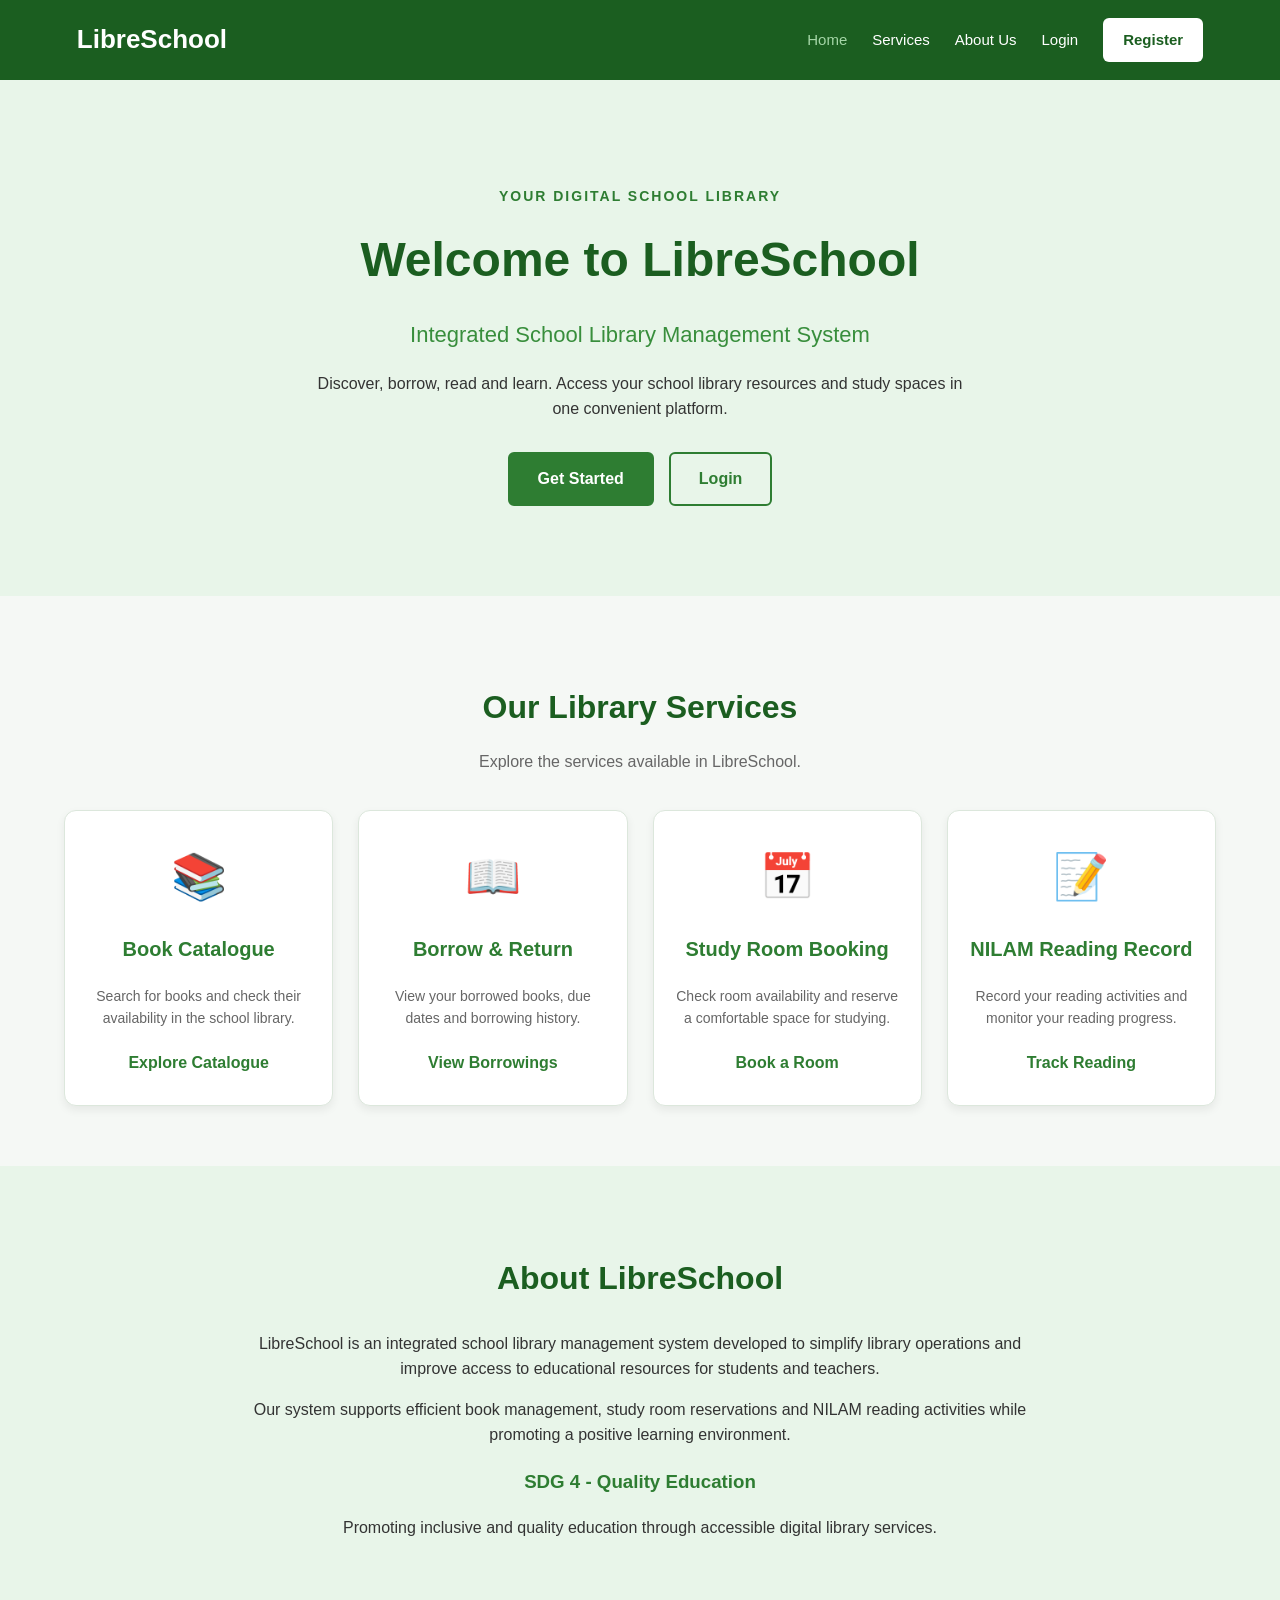
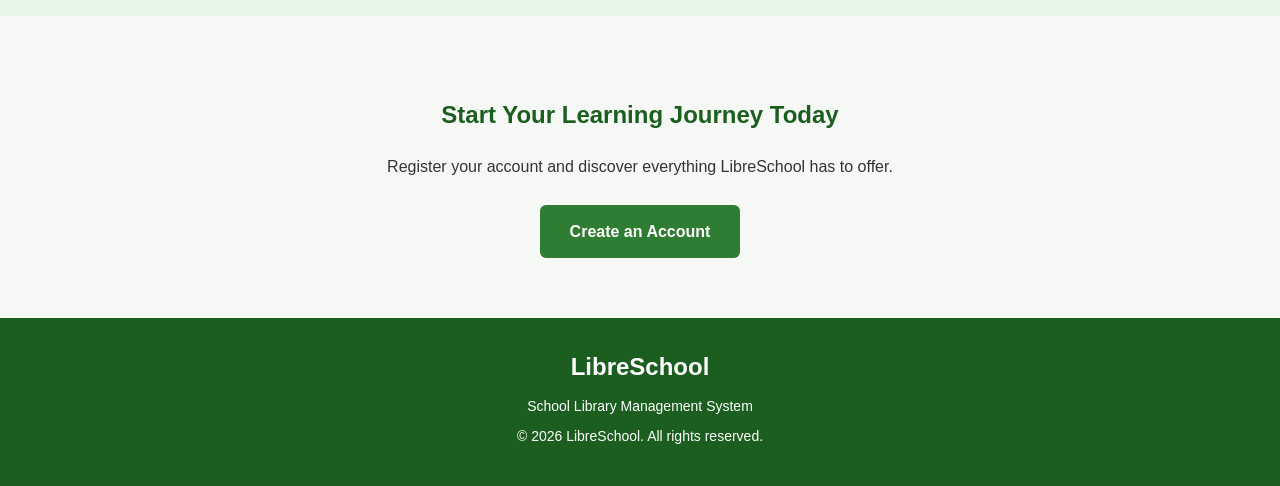
<file: index.html>
<!DOCTYPE html>
<html lang="en">

<head>
    <meta charset="UTF-8">
    <meta name="viewport" content="width=device-width, initial-scale=1.0">

    <title>LibreSchool - Homepage</title>

    <link rel="stylesheet" href="css/style.css">
    <script src="js/main.js" defer></script>
</head>

<body class="homepage">

    <!-- Navigation Bar -->
    <nav class="home-navbar">

        <a href="index.html" class="home-logo">
            LibreSchool
        </a>

        <div class="home-nav-links">
            <a href="index.html" class="active">Home</a>
            <a href="#services">Services</a>
            <a href="#about">About Us</a>
            <a href="login.html">Login</a>
            <a href="register.html" class="home-register-btn">
                Register
            </a>
        </div>

    </nav>


    <!-- Hero Section -->
    <header class="home-hero">

        <p class="home-tagline">
            YOUR DIGITAL SCHOOL LIBRARY
        </p>

        <h1>Welcome to LibreSchool</h1>

        <h2>Integrated School Library Management System</h2>

        <p>
            Discover, borrow, read and learn.
            Access your school library resources and study
            spaces in one convenient platform.
        </p>

        <div class="home-hero-buttons">

            <a href="register.html" class="home-primary-btn">
                Get Started
            </a>

            <a href="login.html" class="home-secondary-btn">
                Login
            </a>

        </div>

    </header>


    <!-- Library Services -->
    <section id="services" class="home-services">

        <h2>Our Library Services</h2>

        <p class="home-section-description">
            Explore the services available in LibreSchool.
        </p>

        <div class="home-service-grid">

            <!-- Book Catalogue -->
            <article class="home-service-card">

                <span class="home-service-icon">📚</span>

                <h3>Book Catalogue</h3>

                <p>
                    Search for books and check their
                    availability in the school library.
                </p>

                <a href="login.html">Explore Catalogue</a>

            </article>


            <!-- Borrowing and Returning -->
            <article class="home-service-card">

                <span class="home-service-icon">📖</span>

                <h3>Borrow & Return</h3>

                <p>
                    View your borrowed books, due dates
                    and borrowing history.
                </p>

                <a href="login.html">View Borrowings</a>

            </article>


            <!-- Study Room Booking -->
            <article class="home-service-card">

                <span class="home-service-icon">📅</span>

                <h3>Study Room Booking</h3>

                <p>
                    Check room availability and reserve
                    a comfortable space for studying.
                </p>

                <a href="login.html">Book a Room</a>

            </article>


            <!-- NILAM -->
            <article class="home-service-card">

                <span class="home-service-icon">📝</span>

                <h3>NILAM Reading Record</h3>

                <p>
                    Record your reading activities and
                    monitor your reading progress.
                </p>

                <a href="login.html">Track Reading</a>

            </article>

        </div>

    </section>


    <!-- About LibreSchool -->
    <section id="about" class="home-about">

        <h2>About LibreSchool</h2>

        <p>
            LibreSchool is an integrated school library
            management system developed to simplify library
            operations and improve access to educational
            resources for students and teachers.
        </p>

        <p>
            Our system supports efficient book management,
            study room reservations and NILAM reading
            activities while promoting a positive
            learning environment.
        </p>

        <h3>SDG 4 - Quality Education</h3>

        <p>
            Promoting inclusive and quality education
            through accessible digital library services.
        </p>

    </section>


    <!-- Call to Action -->
    <section class="home-cta">

        <h2>Start Your Learning Journey Today</h2>

        <p>
            Register your account and discover everything
            LibreSchool has to offer.
        </p>

        <a href="register.html" class="home-primary-btn">
            Create an Account
        </a>

    </section>


    <!-- Footer -->
    <footer class="home-footer">

        <h3>LibreSchool</h3>

        <p>School Library Management System</p>

        <p>
            &copy; <span id="home-year">2026</span>
            LibreSchool. All rights reserved.
        </p>

    </footer>

</body>
</html>
</file>
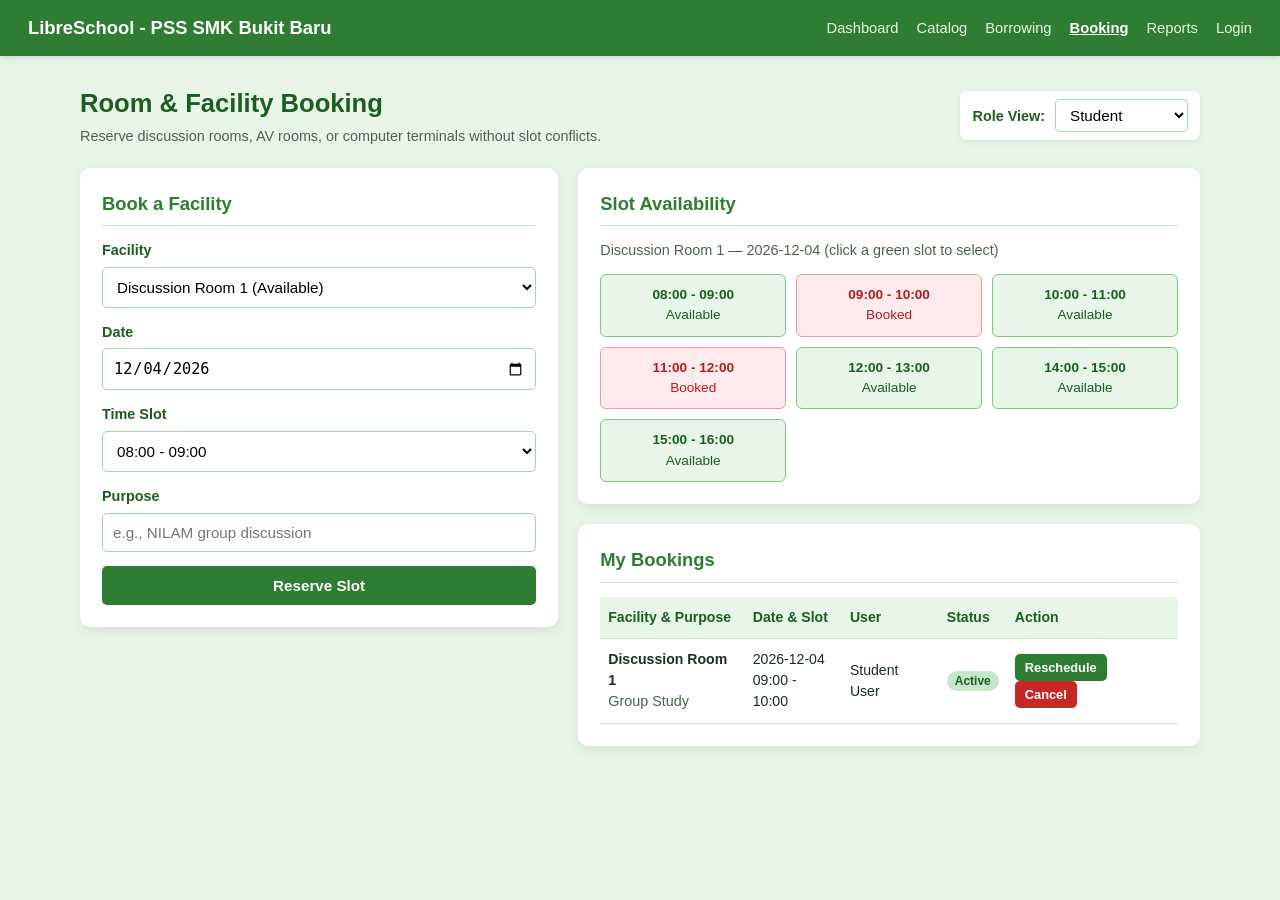
<file: booking.html>
<!DOCTYPE html>
<html lang="en">
<head>
    <meta charset="UTF-8">
    <meta name="viewport" content="width=device-width, initial-scale=1.0">
    <title>LibreSchool - Room & Facility Booking</title>
    <link rel="stylesheet" href="css/booking.css">
</head>
<body>

    <header class="topbar">
        <div class="brand">LibreSchool - PSS SMK Bukit Baru</div>
        <nav class="nav-links">
            <a href="dashboard.html">Dashboard</a>
            <a href="catalog.html">Catalog</a>
            <a href="borrowing.html">Borrowing</a>
            <a href="booking.html" class="active">Booking</a>
            <a href="reports.html">Reports</a>
            <a href="login.html">Login</a>
        </nav>
    </header>

    <main class="container">
        <div class="header-row">
            <div>
                <h1>Room & Facility Booking</h1>
                <p class="muted">Reserve discussion rooms, AV rooms, or computer terminals without slot conflicts.</p>
            </div>

            <div class="role-box">
                <label for="roleSelect" class="inline-label">Role View:</label>
                <select id="roleSelect" class="role-select">
                    <option value="STUDENT">Student</option>
                    <option value="TEACHER">Teacher</option>
                    <option value="GPM">Admin / GPM</option>
                </select>
            </div>
        </div>

        <div id="alertBox" class="alert" role="alert"></div>

        <div class="grid">
            <div>
                <div class="card">
                    <h2 id="formHeading">Book a Facility</h2>
                    <form id="bookingForm">
                        <input type="hidden" id="editId" value="">

                        <div class="form-group">
                            <label for="facilitySelect">Facility</label>
                            <select id="facilitySelect" required></select>
                        </div>

                        <div class="form-group">
                            <label for="dateInput">Date</label>
                            <input type="date" id="dateInput" required>
                        </div>

                        <div class="form-group">
                            <label for="slotSelect">Time Slot</label>
                            <select id="slotSelect" required></select>
                        </div>

                        <div class="form-group">
                            <label for="purposeInput">Purpose</label>
                            <input type="text" id="purposeInput" placeholder="e.g., NILAM group discussion" required>
                        </div>

                        <button type="submit" id="submitBtn" class="btn-full">Reserve Slot</button>
                        <button type="button" id="cancelEditBtn" class="btn-full btn-secondary hidden">Cancel Reschedule</button>
                    </form>
                </div>

                <div id="gpmPanel" class="card hidden">
                    <h2>GPM Facility Setup</h2>
                    <p class="muted mb-10">Enable or set facilities to maintenance.</p>
                    <div id="facilityStatusList"></div>
                </div>
            </div>

            <div>
                <div class="card">
                    <h2>Slot Availability</h2>
                    <p class="muted" id="scheduleSubtitle"></p>
                    <div id="slotGrid" class="slot-grid"></div>
                </div>

                <div class="card">
                    <h2 id="tableHeading">My Bookings</h2>
                    <div class="table-wrapper">
                        <table>
                            <thead>
                                <tr>
                                    <th>Facility & Purpose</th>
                                    <th>Date & Slot</th>
                                    <th>User</th>
                                    <th>Status</th>
                                    <th>Action</th>
                                </tr>
                            </thead>
                            <tbody id="bookingsBody"></tbody>
                        </table>
                    </div>
                </div>
            </div>
        </div>
    </main>

    <script src="js/booking.js"></script>
</body>
</html>
</file>
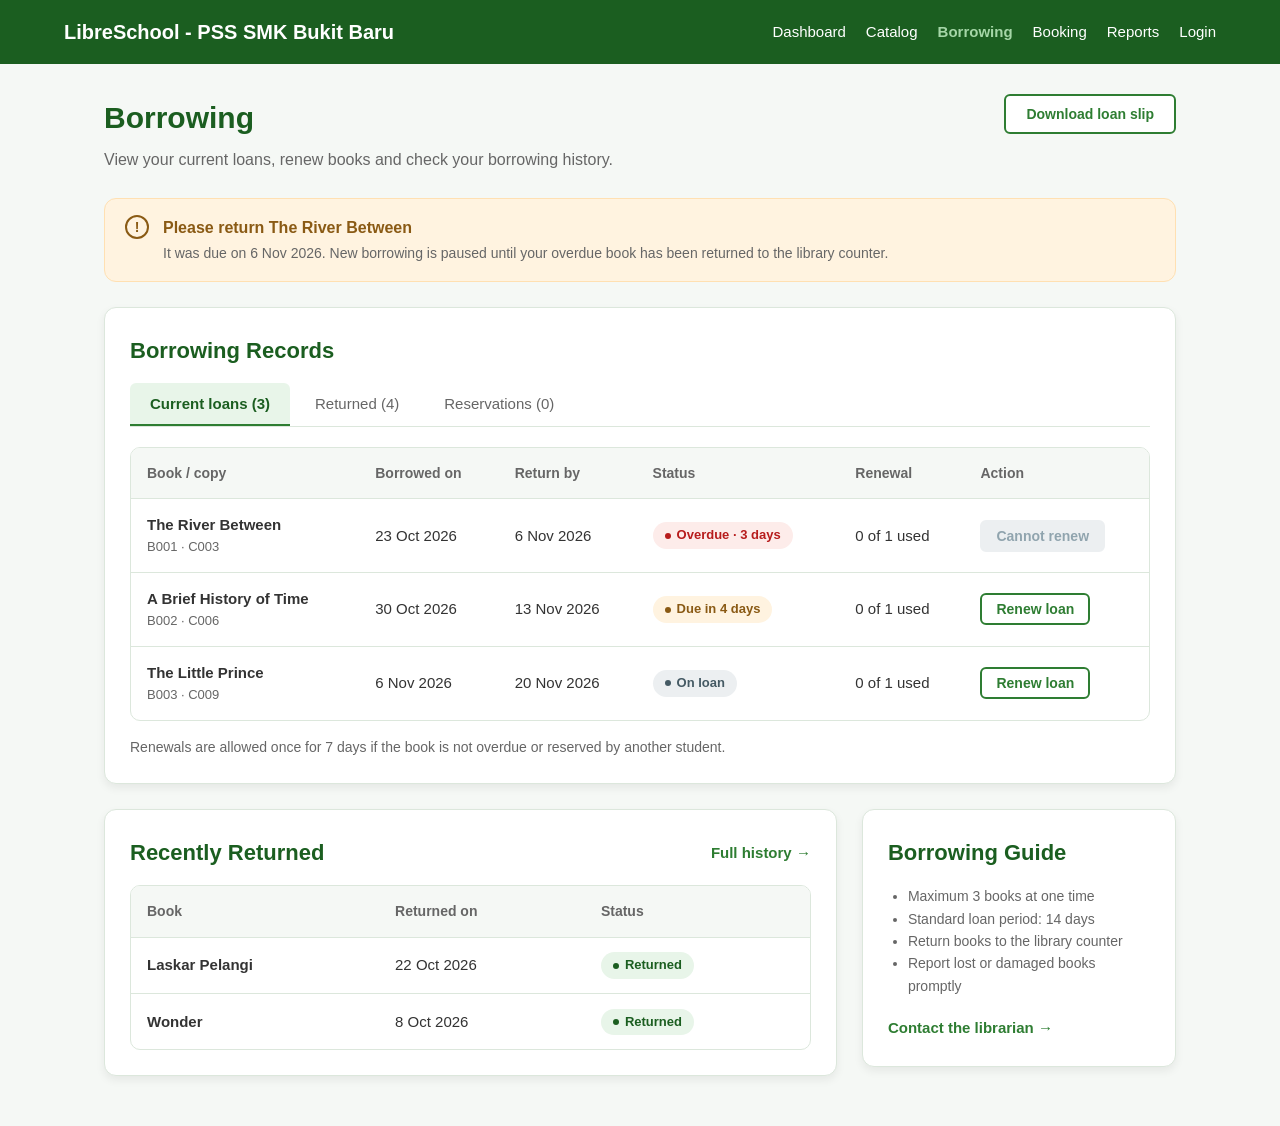
<file: borrowing.html>
<!DOCTYPE html>
<html lang="en">
<head>
    <meta charset="UTF-8">
    <meta name="viewport" content="width=device-width, initial-scale=1.0">
    <title>LibreSchool - Borrowing</title>
    <link rel="stylesheet" href="css/borrowing.css">
</head>
<body>

    <header class="topbar">
        <div class="brand">LibreSchool - PSS SMK Bukit Baru</div>
        <nav class="nav-links">
            <a href="dashboard.html">Dashboard</a>
            <a href="catalog.html">Catalog</a>
            <a href="borrowing.html" class="active">Borrowing</a>
            <a href="booking.html">Booking</a>
            <a href="reports.html">Reports</a>
            <a href="login.html">Login</a>
        </nav>
    </header>

    <main class="container">
        <div class="header-row">
            <div>
                <h1>Borrowing</h1>
                <p class="muted">View your current loans, renew books and check your borrowing history.</p>
            </div>

            <button type="button" id="slipBtn" class="btn-secondary">Download loan slip</button>
        </div>

        <!-- Overdue banner (dipaparkan oleh JavaScript bila ada buku lewat) -->
        <div id="overdueBanner" class="overdue-banner hidden" role="alert">
            <span class="banner-icon" aria-hidden="true">!</span>
            <div>
                <strong id="bannerTitle"></strong>
                <p id="bannerText"></p>
            </div>
        </div>

        <!-- Mesej selepas tindakan (contoh: renew berjaya) -->
        <div id="alertBox" class="alert hidden" role="alert"></div>

        <div class="card">
            <h2>Borrowing Records</h2>

            <div class="tabs" role="tablist">
                <button type="button" class="tab active" role="tab" data-tab="current" aria-selected="true">
                    Current loans <span id="tabCurrent"></span>
                </button>
                <button type="button" class="tab" role="tab" data-tab="returned" aria-selected="false">
                    Returned <span id="tabReturned"></span>
                </button>
                <button type="button" class="tab" role="tab" data-tab="reservations" aria-selected="false">
                    Reservations <span id="tabReservations"></span>
                </button>
            </div>

            <div id="recordsWrap" class="table-wrapper">
                <table>
                    <thead id="recordsHead"></thead>
                    <tbody id="recordsBody"></tbody>
                </table>
            </div>

            <p id="recordsEmpty" class="muted hidden">No reservations yet.</p>

            <p id="recordsNote" class="muted note">
                Renewals are allowed once for 7 days if the book is not overdue or reserved by another student.
            </p>
        </div>

        <div class="bottom-grid">
            <div class="card">
                <div class="card-head">
                    <h2>Recently Returned</h2>
                    <button type="button" id="fullHistoryBtn" class="link-btn">Full history &rarr;</button>
                </div>

                <div class="table-wrapper">
                    <table>
                        <thead>
                            <tr>
                                <th>Book</th>
                                <th>Returned on</th>
                                <th>Status</th>
                            </tr>
                        </thead>
                        <tbody id="recentBody"></tbody>
                    </table>
                </div>
            </div>

            <div class="card">
                <h2>Borrowing Guide</h2>
                <ul class="guide-list">
                    <li>Maximum 3 books at one time</li>
                    <li>Standard loan period: 14 days</li>
                    <li>Return books to the library counter</li>
                    <li>Report lost or damaged books promptly</li>
                </ul>
                <a href="#" class="link-btn">Contact the librarian &rarr;</a>
            </div>
        </div>
    </main>

    <script src="js/borrowing.js"></script>
</body>
</html>
</file>
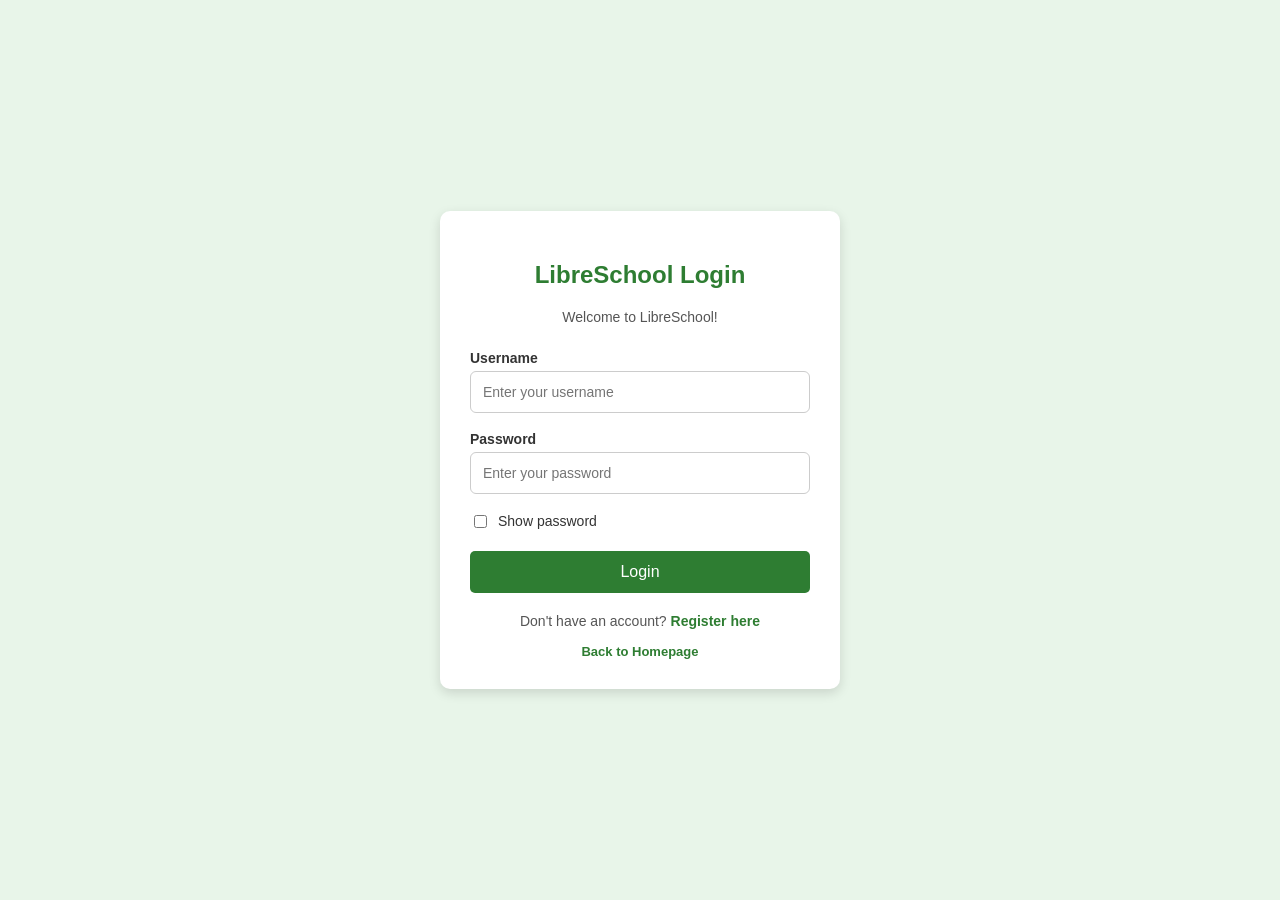
<file: login.html>
<!DOCTYPE html>
<html lang="en">

<head>
    <meta charset="UTF-8">
    <meta name="viewport" content="width=device-width, initial-scale=1.0">

    <title>LibreSchool - Login</title>

    <link rel="stylesheet" href="css/login.css">
    <script src="js/login.js" defer></script>
</head>

<body>

    <div class="login-box">

        <h2>LibreSchool Login</h2>

        <p>Welcome to LibreSchool!</p>

        <form id="loginForm" method="post">

            <!-- Username -->
            <label for="username">Username</label>

            <input type="text"
                   id="username"
                   name="username"
                   placeholder="Enter your username"
                   autocomplete="username"
                   required>

            <!-- Password -->
            <label for="password">Password</label>

            <input type="password"
                   id="password"
                   name="password"
                   placeholder="Enter your password"
                   autocomplete="current-password"
                   required>

            <!-- Show Password -->
            <div class="show-password">

                <input type="checkbox" id="showPassword">

                <label for="showPassword">
                    Show password
                </label>

            </div>

            <!-- Login Button -->
            <button type="submit">Login</button>

            <!-- Validation Message -->
            <p id="message" aria-live="polite"></p>

        </form>

        <!-- Registration Link -->
        <p class="register-link">
            Don't have an account?
            <a href="register.html">Register here</a>
        </p>

        <!-- Homepage Link -->
        <a href="index.html" class="home-link">
            Back to Homepage
        </a>

    </div>

</body>
</html>
</file>
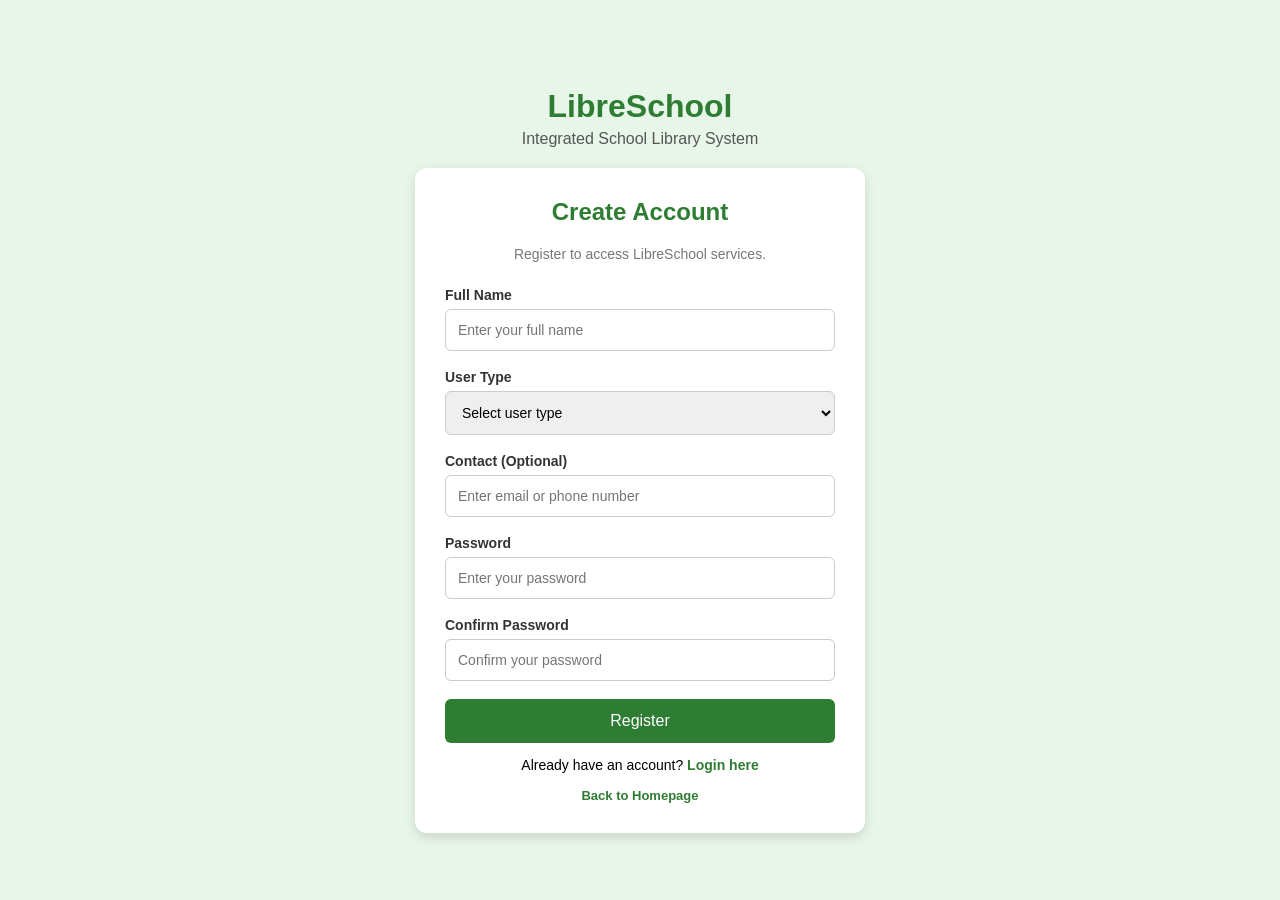
<file: register.html>
<!DOCTYPE html>
<html lang="en">
<head>
    <meta charset="UTF-8">
    <meta name="viewport" content="width=device-width, initial-scale=1.0">
    <title>LibreSchool - Registration</title>

    <link rel="stylesheet" href="css/register.css">
    <script src="js/register.js" defer></script>
</head>

<body>

    <div class="register-container">

        <div class="header">
            <h1>LibreSchool</h1>
            <p>Integrated School Library System</p>
        </div>

        <div class="register-box">

            <h2>Create Account</h2>
            <p class="subtitle">
                Register to access LibreSchool services.
            </p>

            <form id="registerForm" method="post">

                <!-- Full Name -->
                <label for="name">Full Name</label>
                <input type="text" id="name" name="name"
                    placeholder="Enter your full name"
                    maxlength="100" required>

                <!-- User Type -->
                <label for="userType">User Type</label>
                <select id="userType" name="user_type" required>
                    <option value="">Select user type</option>
                    <option value="Student">Student</option>
                    <option value="Teacher">Teacher</option>
                </select>

                <!-- Contact -->
                <label for="contact">Contact (Optional)</label>
                <input type="text" id="contact" name="contact"
                    placeholder="Enter email or phone number"
                    maxlength="100">

                <!-- Password -->
                <label for="password">Password</label>
                <input type="password" id="password" name="password"
                    placeholder="Enter your password"
                    minlength="8" required>

                <!-- Confirm Password -->
                <label for="confirmPassword">Confirm Password</label>
                <input type="password" id="confirmPassword"
                    placeholder="Confirm your password" required>

                <!-- Register Button -->
                <button type="submit">Register</button>

                <!-- Validation Message -->
                <p id="message" aria-live="polite"></p>

            </form>

            <p class="login-link">
                Already have an account?
                <a href="login.html">Login here</a>
            </p>

            <a class="home-link" href="index.html">
                Back to Homepage
            </a>

        </div>

    </div>

</body>
</html>
</file>
<file: css/style.css>
/* ==============================
   LIBRESCHOOL HOMEPAGE
   ============================== */

.homepage,
.homepage * {
    box-sizing: border-box;
}

html {
    scroll-behavior: smooth;
}

.homepage {
    margin: 0;
    font-family: Arial, sans-serif;
    background-color: #f5f8f5;
    color: #333;
    line-height: 1.6;
}


/* ==============================
   NAVIGATION BAR
   ============================== */

.home-navbar {
    background-color: #1b5e20;
    padding: 18px 6%;
    display: flex;
    justify-content: space-between;
    align-items: center;
    flex-wrap: wrap;
    gap: 20px;
}

.home-logo {
    color: white;
    font-size: 26px;
    font-weight: bold;
    text-decoration: none;
}

.home-nav-links {
    display: flex;
    align-items: center;
    flex-wrap: wrap;
    gap: 25px;
}

.home-nav-links a {
    color: white;
    text-decoration: none;
    font-size: 15px;
}

.home-nav-links a:hover,
.home-nav-links a.active {
    color: #a5d6a7;
}

.home-nav-links .home-register-btn {
    background-color: white;
    color: #1b5e20;
    padding: 10px 20px;
    border-radius: 6px;
    font-weight: bold;
}

.home-nav-links .home-register-btn:hover {
    background-color: #c8e6c9;
    color: #1b5e20;
}


/* ==============================
   HERO SECTION
   ============================== */

.home-hero {
    background-color: #e8f5e9;
    padding: 90px 20px;
    text-align: center;
}

.home-tagline {
    color: #2e7d32;
    font-size: 14px;
    font-weight: bold;
    letter-spacing: 2px;
}

.home-hero h1 {
    color: #1b5e20;
    font-size: 48px;
    margin: 10px 0;
}

.home-hero h2 {
    color: #388e3c;
    font-size: 22px;
    font-weight: normal;
}

.home-hero p {
    max-width: 650px;
    margin: 15px auto;
}

.home-hero-buttons {
    display: flex;
    justify-content: center;
    flex-wrap: wrap;
    gap: 15px;
    margin-top: 30px;
}


/* ==============================
   BUTTONS
   ============================== */

.home-primary-btn,
.home-secondary-btn {
    display: inline-block;
    padding: 12px 28px;
    border-radius: 6px;
    font-weight: bold;
    text-decoration: none;
    transition: 0.3s;
}

.home-primary-btn {
    background-color: #2e7d32;
    color: white;
    border: 2px solid #2e7d32;
}

.home-primary-btn:hover {
    background-color: #1b5e20;
}

.home-secondary-btn {
    background-color: transparent;
    color: #2e7d32;
    border: 2px solid #2e7d32;
}

.home-secondary-btn:hover {
    background-color: #2e7d32;
    color: white;
}


/* ==============================
   LIBRARY SERVICES
   ============================== */

.home-services {
    max-width: 1400px;
    margin: auto;
    padding: 60px 5%;
    text-align: center;
}

.home-services h2 {
    font-size: 32px;
    color: #1b5e20;
    margin-bottom: 5px;
}

.home-section-description {
    color: #666;
    margin-bottom: 35px;
}

.home-service-grid {
    display: grid;
    grid-template-columns: repeat(4, 1fr);
    gap: 25px;
}

.home-service-card {
    background-color: white;
    padding: 30px 20px;
    border: 1px solid #dce7dc;
    border-radius: 12px;
    box-shadow: 0 4px 10px #0001;
    transition: 0.3s;
}

.home-service-card:hover {
    transform: translateY(-5px);
    box-shadow: 0 8px 20px #0002;
}

.home-service-icon {
    font-size: 45px;
}

.home-service-card h3 {
    color: #2e7d32;
    font-size: 20px;
}

.home-service-card p {
    color: #666;
    font-size: 14px;
    margin-bottom: 20px;
}

.home-service-card a {
    color: #2e7d32;
    font-weight: bold;
    text-decoration: none;
}

.home-service-card a:hover {
    text-decoration: underline;
}


/* ==============================
   ABOUT SECTION
   ============================== */

.home-about {
    background-color: #e8f5e9;
    padding: 60px 20px;
    text-align: center;
}

.home-about h2 {
    color: #1b5e20;
    font-size: 32px;
}

.home-about h3 {
    color: #2e7d32;
}

.home-about p {
    max-width: 800px;
    margin: 15px auto;
}


/* ==============================
   CALL TO ACTION
   ============================== */

.home-cta {
    padding: 60px 20px;
    text-align: center;
}

.home-cta h2 {
    color: #1b5e20;
}

.home-cta p {
    margin-bottom: 25px;
}


/* ==============================
   FOOTER
   ============================== */

.home-footer {
    background-color: #1b5e20;
    color: white;
    padding: 30px 20px;
    text-align: center;
}

.home-footer h3 {
    font-size: 24px;
    margin: 0;
}

.home-footer p {
    font-size: 14px;
    margin: 8px 0;
}


/* ==============================
   RESPONSIVE DESIGN
   ============================== */

@media screen and (max-width: 1000px) {

    .home-service-grid {
        grid-template-columns: repeat(2, 1fr);
    }

}

@media screen and (max-width: 600px) {

    .home-navbar {
        flex-direction: column;
    }

    .home-nav-links {
        justify-content: center;
        gap: 15px;
    }

    .home-hero {
        padding: 50px 20px;
    }

    .home-hero h1 {
        font-size: 32px;
    }

    .home-hero h2 {
        font-size: 18px;
    }

    .home-service-grid {
        grid-template-columns: 1fr;
    }

}
</file>
<file: css/booking.css>
body {
    font-family: Arial, sans-serif;
    background-color: #e8f5e9;
    color: #1b2e1e;
    margin: 0;
    padding: 0;
    line-height: 1.5;
}

/* Green Theme Topbar */
.topbar {
    background-color: #2e7d32;
    color: white;
    padding: 14px 28px;
    display: flex;
    justify-content: space-between;
    align-items: center;
    flex-wrap: wrap;
    gap: 12px;
    box-shadow: 0 2px 6px rgba(0, 0, 0, 0.12);
}

.brand {
    font-size: 1.15rem;
    font-weight: bold;
}

.nav-links {
    display: flex;
    gap: 18px;
    flex-wrap: wrap;
}

.nav-links a {
    color: #e8f5e9;
    text-decoration: none;
    font-size: 0.92rem;
}

.nav-links a:hover,
.nav-links a.active {
    color: white;
    font-weight: bold;
    text-decoration: underline;
}

.container {
    max-width: 1120px;
    margin: 28px auto;
    padding: 0 18px;
}

.header-row {
    display: flex;
    justify-content: space-between;
    align-items: center;
    flex-wrap: wrap;
    gap: 12px;
    margin-bottom: 20px;
}

h1 {
    color: #1b5e20;
    margin: 0 0 4px 0;
    font-size: 1.6rem;
}

h2 {
    color: #2e7d32;
    margin: 0 0 14px 0;
    font-size: 1.15rem;
    border-bottom: 1px solid #c8e6c9;
    padding-bottom: 8px;
}

.muted {
    color: #4b634d;
    font-size: 0.9rem;
    margin: 0;
}

.mb-10 {
    margin-bottom: 10px;
}

.role-box {
    background: white;
    padding: 8px 12px;
    border-radius: 8px;
    box-shadow: 0 2px 6px rgba(0, 0, 0, 0.08);
    font-size: 0.9rem;
}

.inline-label {
    display: inline;
    margin-right: 6px;
}

.role-select {
    width: auto;
    padding: 6px 10px;
}

.grid {
    display: grid;
    grid-template-columns: 1fr 1.3fr;
    gap: 20px;
}

@media (max-width: 820px) {
    .grid {
        grid-template-columns: 1fr;
    }
}

.card {
    background: white;
    padding: 22px;
    border-radius: 10px;
    box-shadow: 0 4px 12px rgba(0, 0, 0, 0.08);
    margin-bottom: 20px;
}

.form-group {
    margin-bottom: 14px;
}

label {
    display: block;
    font-size: 0.9rem;
    font-weight: bold;
    color: #1b5e20;
    margin-bottom: 5px;
}

input, select {
    width: 100%;
    padding: 10px;
    border: 1px solid #a5d6a7;
    border-radius: 5px;
    font-size: 0.95rem;
    box-sizing: border-box;
    background: white;
}

input:focus, select:focus {
    outline: 2px solid #2e7d32;
    border-color: #2e7d32;
}

button {
    background: #2e7d32;
    color: white;
    padding: 11px 14px;
    border: none;
    border-radius: 5px;
    cursor: pointer;
    font-size: 0.95rem;
    font-weight: bold;
}

button:hover {
    background: #1b5e20;
}

.btn-full {
    width: 100%;
}

.btn-secondary {
    background: #66bb6a;
    color: #102a12;
    margin-top: 8px;
}

.btn-secondary:hover {
    background: #4caf50;
    color: white;
}

.btn-sm {
    padding: 6px 10px;
    font-size: 0.8rem;
}

.btn-danger {
    background: #c62828;
    color: white;
}

.btn-danger:hover {
    background: #8e0000;
}

/* Slot Grid */
.slot-grid {
    display: grid;
    grid-template-columns: repeat(auto-fill, minmax(145px, 1fr));
    gap: 10px;
    margin-top: 12px;
}

.slot-item {
    padding: 10px;
    border-radius: 6px;
    text-align: center;
    font-size: 0.85rem;
    border: 1px solid transparent;
}

.slot-available {
    background: #e8f5e9;
    color: #1b5e20;
    border-color: #81c784;
    cursor: pointer;
}

.slot-available:hover {
    background: #c8e6c9;
}

.slot-booked {
    background: #ffebee;
    color: #b71c1c;
    border-color: #ef9a9a;
    cursor: not-allowed;
}

.slot-closed {
    background: #fff8e1;
    color: #8d6e00;
    border-color: #ffe082;
    cursor: not-allowed;
}

/* Alerts */
.alert {
    display: none;
    padding: 12px 14px;
    border-radius: 6px;
    margin-bottom: 18px;
    font-size: 0.9rem;
    font-weight: bold;
}

.alert-success {
    display: block;
    background: #c8e6c9;
    color: #1b5e20;
    border: 1px solid #66bb6a;
}

.alert-error {
    display: block;
    background: #ffcdd2;
    color: #b71c1c;
    border: 1px solid #e57373;
}

/* Table */
.table-wrapper {
    overflow-x: auto;
}

table {
    width: 100%;
    border-collapse: collapse;
    font-size: 0.88rem;
}

th, td {
    padding: 10px 8px;
    text-align: left;
    border-bottom: 1px solid #e0e0e0;
}

th {
    background: #e8f5e9;
    color: #1b5e20;
}

.status-badge {
    padding: 3px 8px;
    border-radius: 12px;
    font-size: 0.75rem;
    font-weight: bold;
}

.status-active {
    background: #c8e6c9;
    color: #1b5e20;
}

.status-cancelled {
    background: #eeeeee;
    color: #616161;
}

.admin-row {
    display: flex;
    justify-content: space-between;
    align-items: center;
    padding: 8px 0;
    border-bottom: 1px solid #eeeeee;
    font-size: 0.88rem;
}

.hidden {
    display: none;
}
</file>
<file: css/borrowing.css>
/* ==============================
   LIBRESCHOOL BORROWING PAGE
   Struktur sama dengan booking.html:
   topbar, nav-links, container, header-row, card, table-wrapper
   ============================== */

* {
    box-sizing: border-box;
}

body {
    margin: 0;
    font-family: Arial, sans-serif;
    background-color: #f5f8f5;
    color: #333;
    line-height: 1.6;
}

.hidden {
    display: none !important;
}

.muted {
    color: #666;
}


/* ==============================
   TOP BAR
   ============================== */

.topbar {
    background-color: #1b5e20;
    padding: 16px 5%;
    display: flex;
    justify-content: space-between;
    align-items: center;
    flex-wrap: wrap;
    gap: 15px;
}

.brand {
    color: white;
    font-size: 20px;
    font-weight: bold;
}

.nav-links {
    display: flex;
    flex-wrap: wrap;
    gap: 20px;
}

.nav-links a {
    color: white;
    text-decoration: none;
    font-size: 15px;
}

.nav-links a:hover,
.nav-links a.active {
    color: #a5d6a7;
}

.nav-links a.active {
    font-weight: bold;
}


/* ==============================
   LAYOUT
   ============================== */

.container {
    max-width: 1200px;
    margin: auto;
    padding: 30px 5% 50px;
}

.header-row {
    display: flex;
    justify-content: space-between;
    align-items: flex-start;
    flex-wrap: wrap;
    gap: 15px;
    margin-bottom: 25px;
}

.header-row h1 {
    color: #1b5e20;
    font-size: 30px;
    margin: 0 0 5px;
}

.header-row p {
    margin: 0;
}

.card {
    background-color: white;
    padding: 25px;
    border: 1px solid #dce7dc;
    border-radius: 12px;
    box-shadow: 0 4px 10px #0001;
    margin-bottom: 25px;
}

.card h2 {
    color: #1b5e20;
    font-size: 22px;
    margin: 0 0 15px;
}

.card-head {
    display: flex;
    justify-content: space-between;
    align-items: center;
    flex-wrap: wrap;
    gap: 10px;
    margin-bottom: 15px;
}

.card-head h2 {
    margin: 0;
}

.bottom-grid {
    display: grid;
    grid-template-columns: 7fr 3fr;
    gap: 25px;
    align-items: start;
}

.bottom-grid .card {
    margin-bottom: 0;
}

.guide-list {
    color: #666;
    font-size: 14px;
    padding-left: 20px;
    margin: 0 0 18px;
}

.note {
    font-size: 14px;
    margin: 15px 0 0;
}


/* ==============================
   ALERTS
   ============================== */

.overdue-banner {
    display: flex;
    align-items: flex-start;
    gap: 14px;
    background-color: #fff3e0;
    border: 1px solid #ffe0b2;
    border-radius: 12px;
    padding: 16px 20px;
    margin-bottom: 25px;
    color: #8a5a14;
}

.overdue-banner p {
    margin: 2px 0 0;
    color: #666;
    font-size: 14px;
}

.banner-icon {
    flex: none;
    width: 24px;
    height: 24px;
    border: 2px solid #8a5a14;
    border-radius: 50%;
    text-align: center;
    font-weight: bold;
    font-size: 14px;
    line-height: 20px;
}

.alert {
    padding: 12px 16px;
    border-radius: 8px;
    margin-bottom: 25px;
}

.alert.success {
    background-color: #e8f5e9;
    border: 1px solid #a5d6a7;
    color: #1b5e20;
}

.alert.error {
    background-color: #fdecea;
    border: 1px solid #f5c6c2;
    color: #b71c1c;
}


/* ==============================
   BUTTONS
   ============================== */

.btn-secondary,
.btn-small {
    background-color: white;
    color: #2e7d32;
    border: 2px solid #2e7d32;
    border-radius: 6px;
    font-weight: bold;
    font-family: inherit;
    cursor: pointer;
    transition: 0.3s;
}

.btn-secondary {
    padding: 10px 20px;
    font-size: 14px;
}

.btn-small {
    padding: 6px 14px;
    font-size: 14px;
}

.btn-secondary:hover,
.btn-small:hover {
    background-color: #2e7d32;
    color: white;
}

.btn-small:disabled {
    background-color: #eceff1;
    color: #90a4ae;
    border-color: #eceff1;
    cursor: not-allowed;
}

.link-btn {
    background: none;
    border: none;
    padding: 0;
    color: #2e7d32;
    font-family: inherit;
    font-size: 15px;
    font-weight: bold;
    text-decoration: none;
    cursor: pointer;
}

.link-btn:hover {
    text-decoration: underline;
}

button:focus-visible,
a:focus-visible {
    outline: 2px solid #2e7d32;
    outline-offset: 2px;
}


/* ==============================
   TABS
   ============================== */

.tabs {
    display: flex;
    flex-wrap: wrap;
    gap: 5px;
    border-bottom: 1px solid #dce7dc;
    margin-bottom: 20px;
}

.tab {
    background: none;
    border: none;
    border-bottom: 2px solid transparent;
    padding: 12px 20px;
    font-size: 15px;
    font-family: inherit;
    color: #666;
    cursor: pointer;
    transition: 0.3s;
}

.tab:hover {
    color: #1b5e20;
}

.tab.active {
    background-color: #e8f5e9;
    color: #1b5e20;
    font-weight: bold;
    border-bottom-color: #2e7d32;
    border-radius: 6px 6px 0 0;
}


/* ==============================
   TABLE
   ============================== */

.table-wrapper {
    overflow-x: auto;
    border: 1px solid #dce7dc;
    border-radius: 10px;
}

table {
    width: 100%;
    min-width: 640px;
    border-collapse: collapse;
    font-size: 15px;
}

th {
    background-color: #f5f8f5;
    color: #666;
    font-size: 14px;
    text-align: left;
    padding: 14px 16px;
}

td {
    padding: 14px 16px;
    border-top: 1px solid #dce7dc;
    vertical-align: middle;
}

.book-title {
    display: block;
    font-weight: bold;
}

.book-code {
    display: block;
    color: #666;
    font-size: 13px;
}


/* ==============================
   STATUS PILLS
   ============================== */

.pill {
    display: inline-flex;
    align-items: center;
    gap: 6px;
    padding: 3px 12px;
    border-radius: 999px;
    font-size: 13px;
    font-weight: bold;
    white-space: nowrap;
}

.pill::before {
    content: "";
    width: 6px;
    height: 6px;
    border-radius: 50%;
    background-color: currentColor;
}

.pill.overdue {
    background-color: #fdecea;
    color: #b71c1c;
}

.pill.soon {
    background-color: #fff3e0;
    color: #8a5a14;
}

.pill.ok {
    background-color: #eceff1;
    color: #455a64;
}

.pill.returned {
    background-color: #e8f5e9;
    color: #1b5e20;
}


/* ==============================
   RESPONSIVE DESIGN
   ============================== */

@media screen and (max-width: 900px) {

    .bottom-grid {
        grid-template-columns: 1fr;
    }

}

@media screen and (max-width: 600px) {

    .topbar {
        flex-direction: column;
        align-items: flex-start;
    }

    .card {
        padding: 18px;
    }

}


/* ==============================
   PRINT (Download loan slip)
   ============================== */

@media print {

    .topbar,
    .overdue-banner,
    .alert,
    .bottom-grid,
    #slipBtn,
    .btn-small {
        display: none !important;
    }

}
</file>
<file: css/login.css>
/* General Settings */

* {
    box-sizing: border-box;
}

body {
    font-family: Arial, sans-serif;
    background-color: #e8f5e9;
    display: flex;
    justify-content: center;
    align-items: center;
    min-height: 100vh;
    margin: 0;
    padding: 20px;
}


/* Login Box */

.login-box {
    background-color: white;
    padding: 30px;
    border-radius: 10px;
    width: 100%;
    max-width: 400px;
    text-align: center;
    box-shadow: 0 4px 12px #0002;
}

h2 {
    color: #2e7d32;
}

.login-box p {
    font-size: 14px;
    color: #555;
}


/* Form */

form {
    margin-top: 25px;
    text-align: left;
}

label {
    display: block;
    font-size: 14px;
    font-weight: bold;
    color: #333;
    margin-bottom: 5px;
}


/* Username and Password */

input[type="text"],
input[type="password"] {
    width: 100%;
    padding: 12px;
    margin-bottom: 18px;
    border: 1px solid #ccc;
    border-radius: 6px;
    font-size: 14px;
}

input:focus {
    outline: 2px solid #2e7d32;
}


/* Show Password */

.show-password {
    display: flex;
    align-items: center;
    gap: 8px;
    margin-bottom: 20px;
}

.show-password label {
    margin: 0;
    font-weight: normal;
}

.show-password input {
    accent-color: #2e7d32;
    cursor: pointer;
}


/* Login Button */

button {
    background-color: #2e7d32;
    color: white;
    padding: 12px;
    border: none;
    border-radius: 5px;
    cursor: pointer;
    width: 100%;
    font-size: 16px;
}

button:hover {
    background-color: #1b5e20;
}


/* Validation Message */

#message {
    text-align: center;
    font-size: 14px;
}

#message.error {
    color: #c62828;
}

#message.success {
    color: #2e7d32;
}


/* Navigation Links */

a {
    color: #2e7d32;
    font-weight: bold;
    text-decoration: none;
}

a:hover {
    text-decoration: underline;
}

.register-link {
    margin-top: 20px;
}

.home-link {
    display: block;
    margin-top: 15px;
    font-size: 13px;
}
</file>
<file: css/register.css>
* {
    box-sizing: border-box;
}

body {
    font-family: Arial, sans-serif;
    background-color: #e8f5e9;
    margin: 0;
    padding: 30px 20px;
    min-height: 100vh;
    display: flex;
    justify-content: center;
    align-items: center;
}

.register-container {
    width: 100%;
    max-width: 450px;
}

/* LibreSchool Header */
.header {
    text-align: center;
    margin-bottom: 20px;
}

.header h1 {
    color: #2e7d32;
    margin-bottom: 5px;
}

.header p {
    color: #555;
    margin-top: 0;
}

/* Registration Box */
.register-box {
    background-color: white;
    padding: 30px;
    border-radius: 12px;
    box-shadow: 0 4px 12px #0002;
}

h2 {
    text-align: center;
    color: #2e7d32;
    margin-top: 0;
}

.subtitle {
    text-align: center;
    color: #777;
    font-size: 14px;
    margin-bottom: 25px;
}

/* Form Label */
label {
    display: block;
    margin-bottom: 6px;
    font-weight: bold;
    font-size: 14px;
    color: #333;
}

/* Input and Select */
input,
select {
    width: 100%;
    padding: 12px;
    margin-bottom: 18px;
    border: 1px solid #ccc;
    border-radius: 6px;
    font-size: 14px;
}

input:focus,
select:focus {
    outline: 2px solid #2e7d32;
}

/* Register Button */
button {
    width: 100%;
    padding: 13px;
    background-color: #2e7d32;
    color: white;
    border: none;
    border-radius: 6px;
    font-size: 16px;
    cursor: pointer;
}

button:hover {
    background-color: #1b5e20;
}

/* Validation Message */
#message {
    text-align: center;
    font-size: 14px;
}

.error {
    color: #c62828;
}

.success {
    color: #2e7d32;
}

/* Login Link */
.login-link {
    text-align: center;
    font-size: 14px;
}

a {
    color: #2e7d32;
    font-weight: bold;
    text-decoration: none;
}

a:hover {
    text-decoration: underline;
}

.home-link {
    display: block;
    text-align: center;
    font-size: 13px;
    margin-top: 15px;
}
</file>
